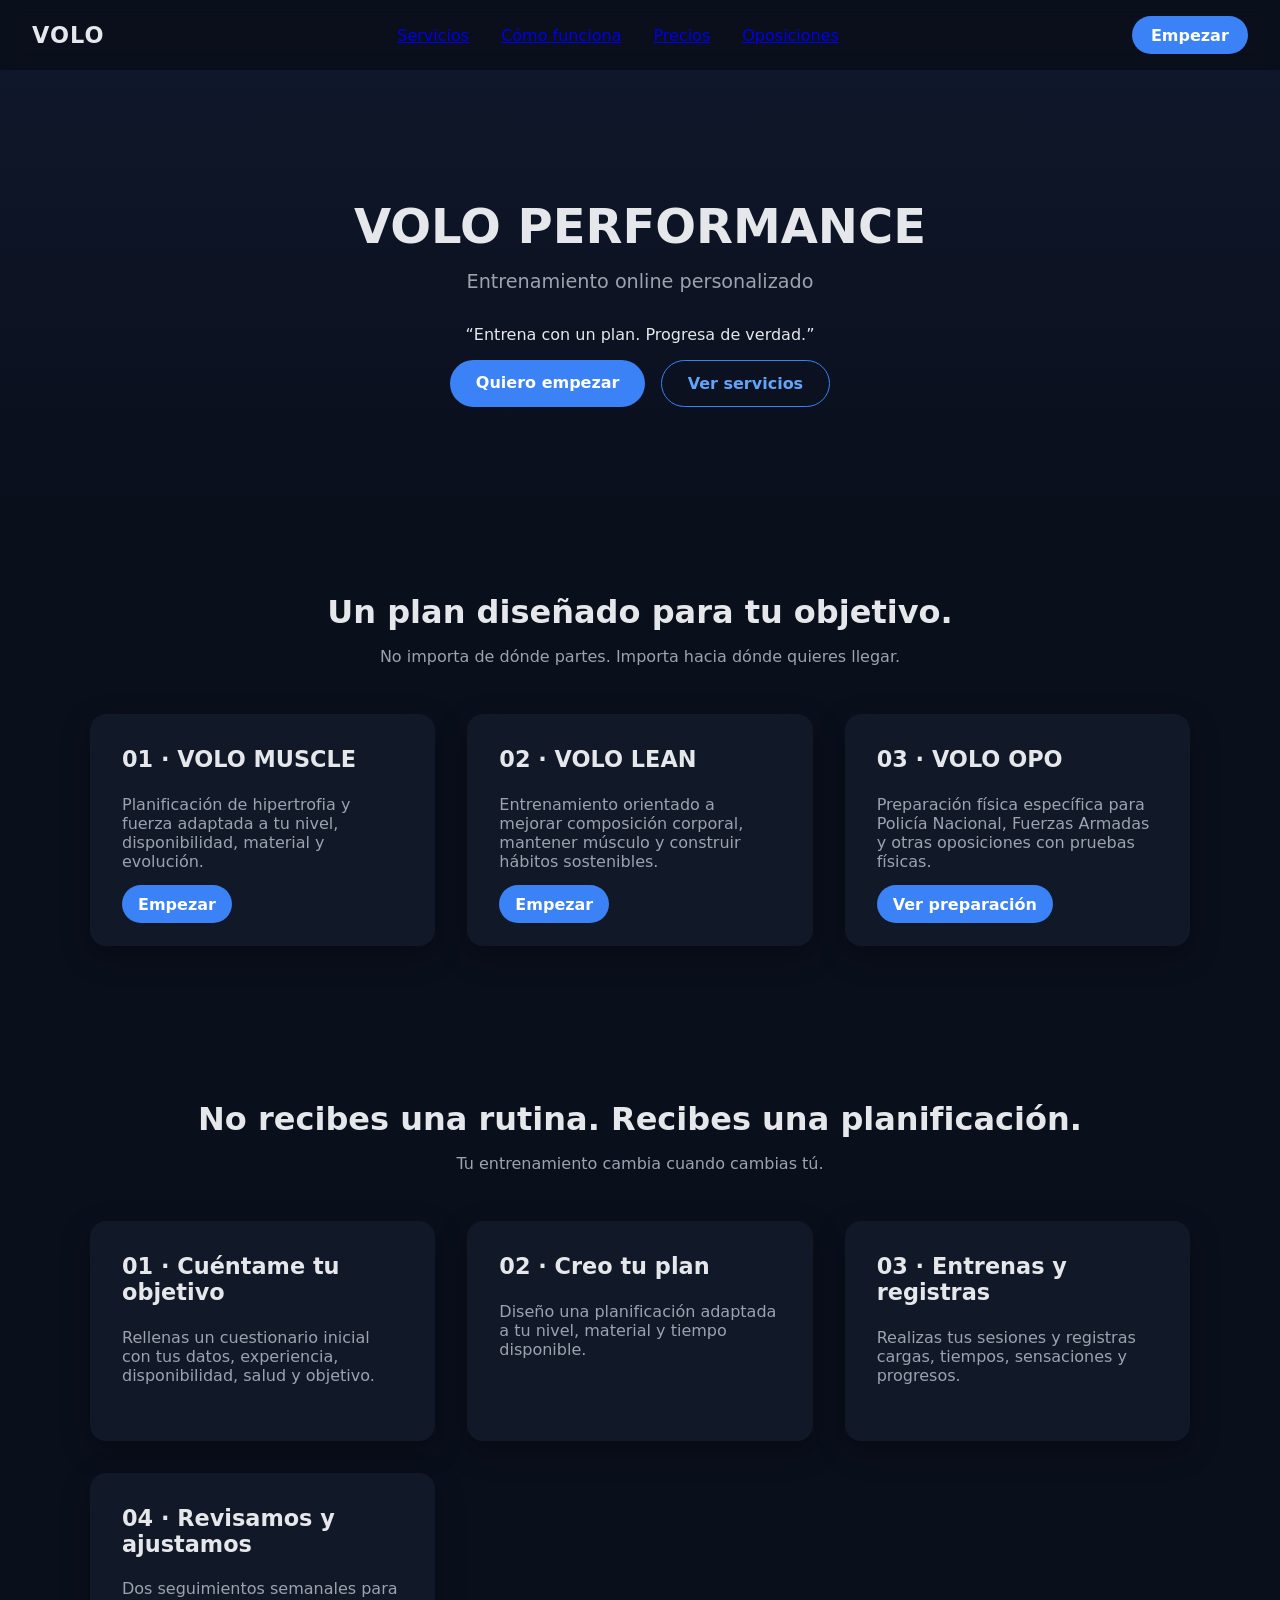
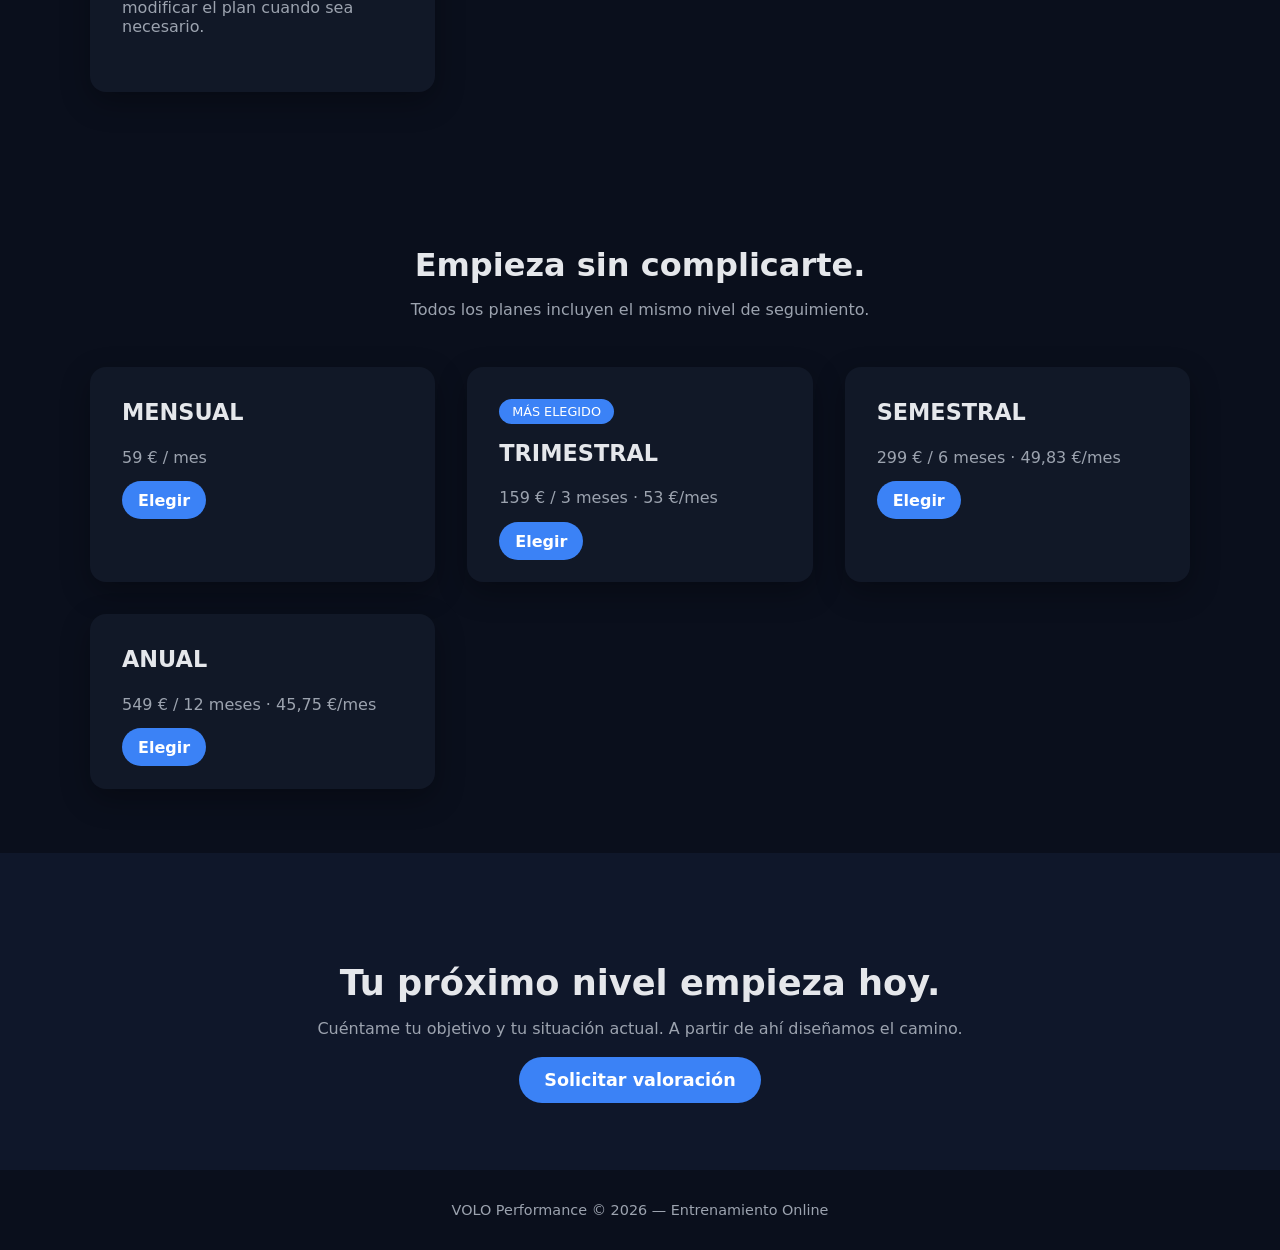
<file: index.html>
<!DOCTYPE html>
<html lang="es">
<head>
  <meta charset="UTF-8">
  <meta name="viewport" content="width=device-width, initial-scale=1.0">
  <title>VOLO Performance — Entrenamiento Online</title>

  <style>
    :root {
      --bg-dark: #0a0f1c;
      --bg-card: #111827;
      --text-light: #e5e7eb;
      --text-gray: #9ca3af;
      --accent: #3b82f6;
      --accent-light: #60a5fa;
      --nav-height: 70px;
      --blue-deep: #0f172a;
    }

    body {
      margin: 0;
      font-family: system-ui, -apple-system, BlinkMacSystemFont, "Segoe UI", sans-serif;
      background: var(--bg-dark);
      color: var(--text-light);
    }

    /* NAV */
    nav {
      height: var(--nav-height);
      display: flex;
      align-items: center;
      justify-content: space-between;
      padding: 0 2rem;
      background: rgba(10, 15, 28, 0.8);
      backdrop-filter: blur(10px);
      position: sticky;
      top: 0;
      z-index: 100;
    }

    nav .logo {
      font-size: 1.4rem;
      font-weight: 700;
      letter-spacing: 1px;
    }

    nav ul {
      list-style: none;
      display: flex;
      gap: 2rem;
      margin: 0;
      padding: 0;
    }

    nav ul li {
      cursor: pointer;
      font-weight: 500;
      color: var(--text-gray);
    }

    nav .btn {
      background: var(--accent);
      padding: 0.6rem 1.2rem;
      border-radius: 999px;
      font-weight: 600;
      cursor: pointer;
      color: white;
      text-decoration: none;
    }

    /* HERO */
    .hero {
      padding: 6rem 2rem;
      text-align: center;
      background: linear-gradient(to bottom, var(--blue-deep), var(--bg-dark));
    }

    .hero h1 {
      font-size: 3rem;
      margin-bottom: 0.5rem;
    }

    .hero h2 {
      font-size: 1.2rem;
      font-weight: 400;
      color: var(--text-gray);
      margin-bottom: 2rem;
    }

    .hero .buttons {
      display: flex;
      justify-content: center;
      gap: 1rem;
    }

    .btn-primary {
      background: var(--accent);
      padding: 0.8rem 1.6rem;
      border-radius: 999px;
      font-weight: 600;
      text-decoration: none;
      color: white;
    }

    .btn-secondary {
      border: 1px solid var(--accent);
      padding: 0.8rem 1.6rem;
      border-radius: 999px;
      font-weight: 600;
      text-decoration: none;
      color: var(--accent-light);
    }

    /* SECTIONS */
    section {
      padding: 4rem 2rem;
      max-width: 1100px;
      margin: auto;
    }

    section h2 {
      text-align: center;
      font-size: 2rem;
      margin-bottom: 1rem;
    }

    section p.subtitle {
      text-align: center;
      color: var(--text-gray);
      margin-bottom: 3rem;
    }

    /* CARDS */
    .cards {
      display: grid;
      grid-template-columns: repeat(auto-fit, minmax(280px, 1fr));
      gap: 2rem;
    }

    .card {
      background: var(--bg-card);
      padding: 2rem;
      border-radius: 1rem;
      box-shadow: 0 10px 30px rgba(0,0,0,0.3);
    }

    .card h3 {
      margin-top: 0;
      font-size: 1.4rem;
    }

    .card p {
      color: var(--text-gray);
      margin-bottom: 1.5rem;
    }

    .card .btn {
      background: var(--accent);
      padding: 0.6rem 1rem;
      border-radius: 999px;
      text-decoration: none;
      color: white;
      font-weight: 600;
    }

    /* PRICING */
    .pricing-tag {
      background: var(--accent);
      color: white;
      padding: 0.3rem 0.8rem;
      border-radius: 999px;
      font-size: 0.8rem;
      display: inline-block;
      margin-bottom: 1rem;
    }

    /* CTA FINAL */
    .cta {
      text-align: center;
      padding: 5rem 2rem;
      background: var(--blue-deep);
    }

    .cta h2 {
      font-size: 2.2rem;
      margin-bottom: 1rem;
    }

    .cta p {
      color: var(--text-gray);
      margin-bottom: 2rem;
    }

    .cta .btn-primary {
      font-size: 1.1rem;
    }

    footer {
      text-align: center;
      padding: 2rem;
      color: var(--text-gray);
      font-size: 0.9rem;
    }
  </style>
</head>

<body>

  <!-- NAV -->
  <nav>
    <div class="logo">VOLO</div>
    <ul>
     <li><a href="pages/servicios.html">Servicios</a></li>
<li><a href="#metodo">Cómo funciona</a></li>
<li><a href="pages/precios.html">Precios</a></li>
<li><a href="pages/opo.html">Oposiciones</a></li>

    </ul>
   <a class="btn" href="pages/cuestionario.html">Empezar</a>

  </nav>

  <!-- HERO -->
  <div class="hero">
    <h1>VOLO PERFORMANCE</h1>
    <h2>Entrenamiento online personalizado</h2>

    <p>“Entrena con un plan. Progresa de verdad.”</p>

    <div class="buttons">
     <a class="btn-primary" href="pages/cuestionario.html">Quiero empezar</a>
<a class="btn-secondary" href="pages/servicios.html">Ver servicios</a>

    </div>
  </div>

  <!-- SERVICIOS -->
  <section>
    <h2>Un plan diseñado para tu objetivo.</h2>
    <p class="subtitle">No importa de dónde partes. Importa hacia dónde quieres llegar.</p>

    <div class="cards">
      <div class="card">
        <h3>01 · VOLO MUSCLE</h3>
        <p>Planificación de hipertrofia y fuerza adaptada a tu nivel, disponibilidad, material y evolución.</p>
        <a class="btn" href="#">Empezar</a>
      </div>

      <div class="card">
        <h3>02 · VOLO LEAN</h3>
        <p>Entrenamiento orientado a mejorar composición corporal, mantener músculo y construir hábitos sostenibles.</p>
        <a class="btn" href="#">Empezar</a>
      </div>

      <div class="card">
        <h3>03 · VOLO OPO</h3>
        <p>Preparación física específica para Policía Nacional, Fuerzas Armadas y otras oposiciones con pruebas físicas.</p>
        <a class="btn" href="#">Ver preparación</a>
      </div>
    </div>
  </section>

  <!-- MÉTODO -->
  <section>
    <h2>No recibes una rutina. Recibes una planificación.</h2>
    <p class="subtitle">Tu entrenamiento cambia cuando cambias tú.</p>

    <div class="cards">
      <div class="card">
        <h3>01 · Cuéntame tu objetivo</h3>
        <p>Rellenas un cuestionario inicial con tus datos, experiencia, disponibilidad, salud y objetivo.</p>
      </div>

      <div class="card">
        <h3>02 · Creo tu plan</h3>
        <p>Diseño una planificación adaptada a tu nivel, material y tiempo disponible.</p>
      </div>

      <div class="card">
        <h3>03 · Entrenas y registras</h3>
        <p>Realizas tus sesiones y registras cargas, tiempos, sensaciones y progresos.</p>
      </div>

      <div class="card">
        <h3>04 · Revisamos y ajustamos</h3>
        <p>Dos seguimientos semanales para modificar el plan cuando sea necesario.</p>
      </div>
    </div>
  </section>

  <!-- PRECIOS -->
  <section>
    <h2>Empieza sin complicarte.</h2>
    <p class="subtitle">Todos los planes incluyen el mismo nivel de seguimiento.</p>

    <div class="cards">
      <div class="card">
        <h3>MENSUAL</h3>
        <p>59 € / mes</p>
        <a class="btn" href="#">Elegir</a>
      </div>

      <div class="card">
        <span class="pricing-tag">MÁS ELEGIDO</span>
        <h3>TRIMESTRAL</h3>
        <p>159 € / 3 meses · 53 €/mes</p>
        <a class="btn" href="#">Elegir</a>
      </div>

      <div class="card">
        <h3>SEMESTRAL</h3>
        <p>299 € / 6 meses · 49,83 €/mes</p>
        <a class="btn" href="#">Elegir</a>
      </div>

      <div class="card">
        <h3>ANUAL</h3>
        <p>549 € / 12 meses · 45,75 €/mes</p>
        <a class="btn" href="#">Elegir</a>
      </div>
    </div>
  </section>

  <!-- CTA FINAL -->
  <div class="cta">
    <h2>Tu próximo nivel empieza hoy.</h2>
    <p>Cuéntame tu objetivo y tu situación actual. A partir de ahí diseñamos el camino.</p>
    <a class="btn-primary" href="#">Solicitar valoración</a>
  </div>

  <footer>
    VOLO Performance © 2026 — Entrenamiento Online
  </footer>

</body>
</html>
</file>
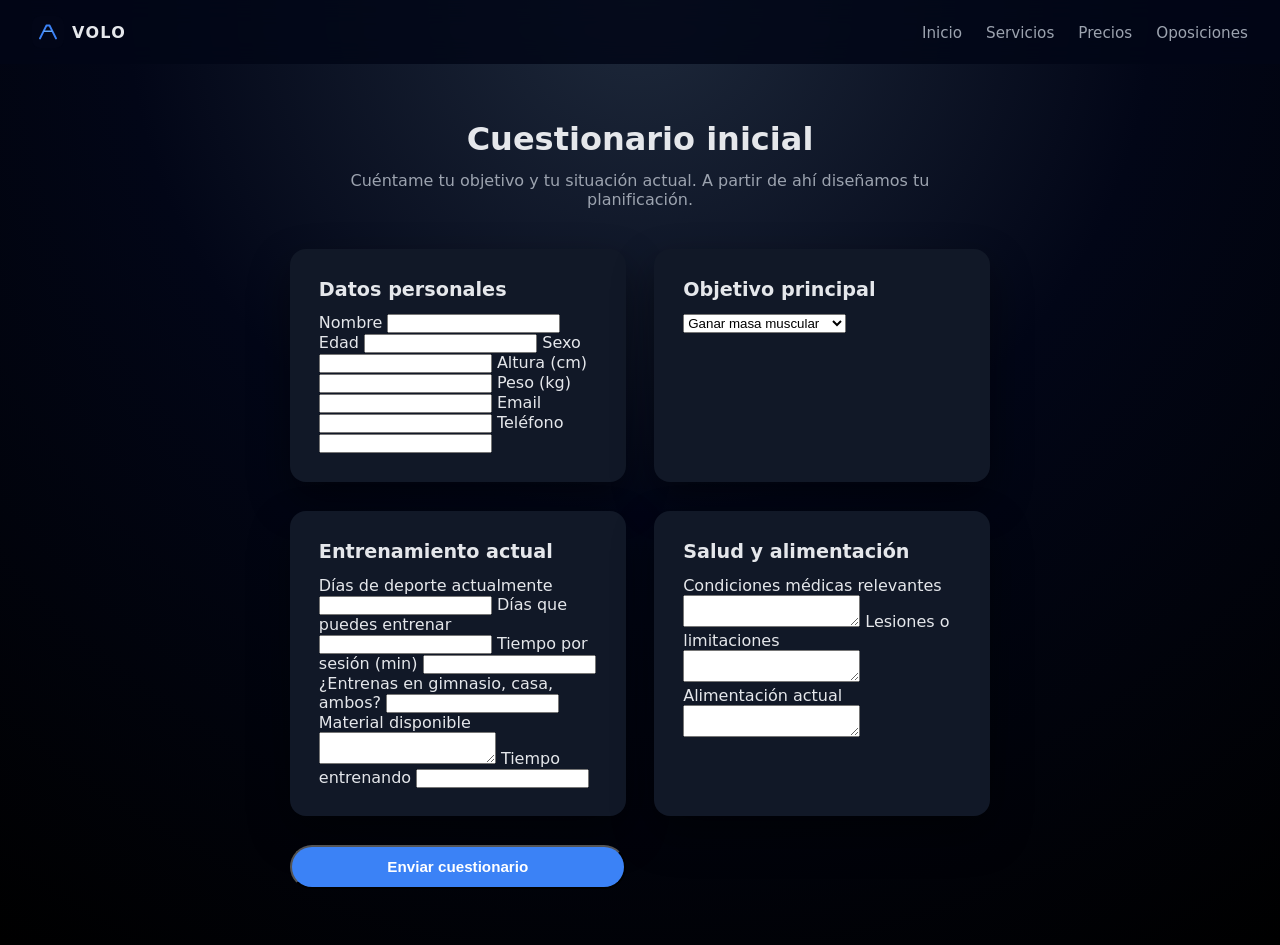
<file: pages/cuestionario.html>
<!DOCTYPE html>
<html lang="es">
<head>
  <meta charset="UTF-8">
  <title>Cuestionario inicial — VOLO Performance</title>
  <link rel="stylesheet" href="../css/style.css">
</head>
<body>
  <nav class="nav">
    <div class="logo">
      <img src="../img/logo.svg" alt="VOLO Performance">
      <span>VOLO</span>
    </div>
    <ul class="nav-menu">
      <li><a href="../index.html">Inicio</a></li>
      <li><a href="servicios.html">Servicios</a></li>
      <li><a href="precios.html">Precios</a></li>
      <li><a href="opo.html">Oposiciones</a></li>
    </ul>
  </nav>

  <main class="section">
    <h2>Cuestionario inicial</h2>
    <p class="section-subtitle">
      Cuéntame tu objetivo y tu situación actual. A partir de ahí diseñamos tu planificación.
    </p>

    <form class="cards" style="max-width: 700px; margin: 0 auto;" action="#" method="post">
      <div class="card">
        <h3>Datos personales</h3>
        <label>Nombre</label>
        <input type="text" name="nombre" required>
        <label>Edad</label>
        <input type="number" name="edad" required>
        <label>Sexo</label>
        <input type="text" name="sexo">
        <label>Altura (cm)</label>
        <input type="number" name="altura">
        <label>Peso (kg)</label>
        <input type="number" name="peso">
        <label>Email</label>
        <input type="email" name="email" required>
        <label>Teléfono</label>
        <input type="tel" name="telefono">
      </div>

      <div class="card">
        <h3>Objetivo principal</h3>
        <select name="objetivo">
          <option>Ganar masa muscular</option>
          <option>Perder grasa</option>
          <option>Ganar fuerza</option>
          <option>Mejorar condición física</option>
          <option>Preparar una oposición</option>
          <option>Mejorar carrera</option>
          <option>Otro</option>
        </select>
      </div>

      <div class="card">
        <h3>Entrenamiento actual</h3>
        <label>Días de deporte actualmente</label>
        <input type="number" name="dias_actuales">
        <label>Días que puedes entrenar</label>
        <input type="number" name="dias_posibles">
        <label>Tiempo por sesión (min)</label>
        <input type="number" name="tiempo_sesion">
        <label>¿Entrenas en gimnasio, casa, ambos?</label>
        <input type="text" name="lugar">
        <label>Material disponible</label>
        <textarea name="material"></textarea>
        <label>Tiempo entrenando</label>
        <input type="text" name="experiencia">
      </div>

      <div class="card">
        <h3>Salud y alimentación</h3>
        <label>Condiciones médicas relevantes</label>
        <textarea name="salud"></textarea>
        <label>Lesiones o limitaciones</label>
        <textarea name="lesiones"></textarea>
        <label>Alimentación actual</label>
        <textarea name="alimentacion"></textarea>
      </div>

      <button class="btn-primary" type="submit">Enviar cuestionario</button>
    </form>
  </main>
</body>
</html>
</file>
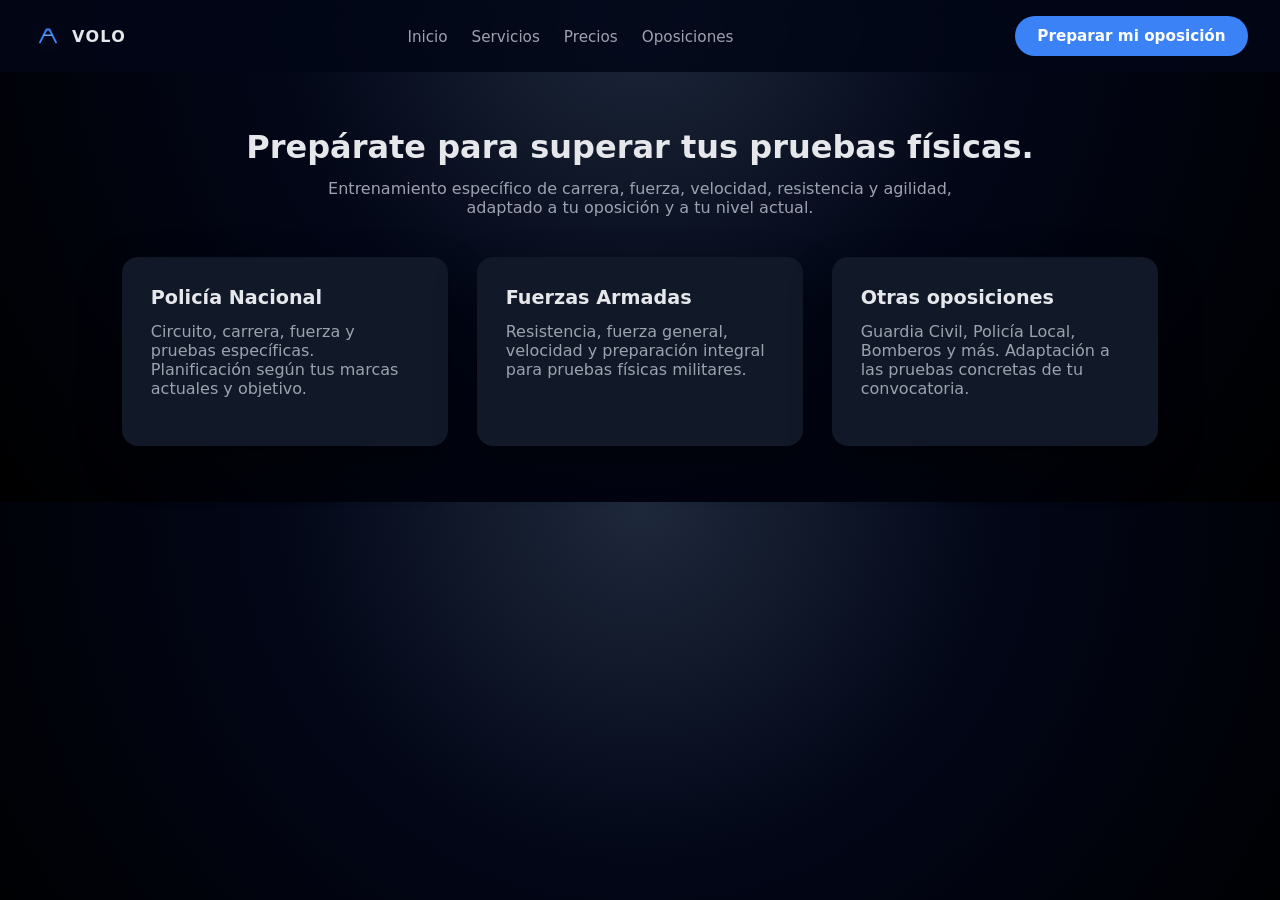
<file: pages/opo.html>
<!DOCTYPE html>
<html lang="es">
<head>
  <meta charset="UTF-8">
  <title>VOLO OPO — Preparación física para oposiciones</title>
  <link rel="stylesheet" href="../css/style.css">
</head>
<body>
  <nav class="nav">
    <div class="logo">
      <img src="../img/logo.svg" alt="VOLO Performance">
      <span>VOLO</span>
    </div>
    <ul class="nav-menu">
      <li><a href="../index.html">Inicio</a></li>
      <li><a href="servicios.html">Servicios</a></li>
      <li><a href="precios.html">Precios</a></li>
      <li><a href="opo.html">Oposiciones</a></li>
    </ul>
    <a class="btn-primary" href="cuestionario.html">Preparar mi oposición</a>
  </nav>

  <main class="section">
    <h2>Prepárate para superar tus pruebas físicas.</h2>
    <p class="section-subtitle">
      Entrenamiento específico de carrera, fuerza, velocidad, resistencia y agilidad, adaptado a tu oposición y a tu nivel actual.
    </p>

    <div class="cards">
      <article class="card">
        <h3>Policía Nacional</h3>
        <p>Circuito, carrera, fuerza y pruebas específicas. Planificación según tus marcas actuales y objetivo.</p>
      </article>
      <article class="card">
        <h3>Fuerzas Armadas</h3>
        <p>Resistencia, fuerza general, velocidad y preparación integral para pruebas físicas militares.</p>
      </article>
      <article class="card">
        <h3>Otras oposiciones</h3>
        <p>Guardia Civil, Policía Local, Bomberos y más. Adaptación a las pruebas concretas de tu convocatoria.</p>
      </article>
    </div>
  </main>
</body>
</html>
</file>
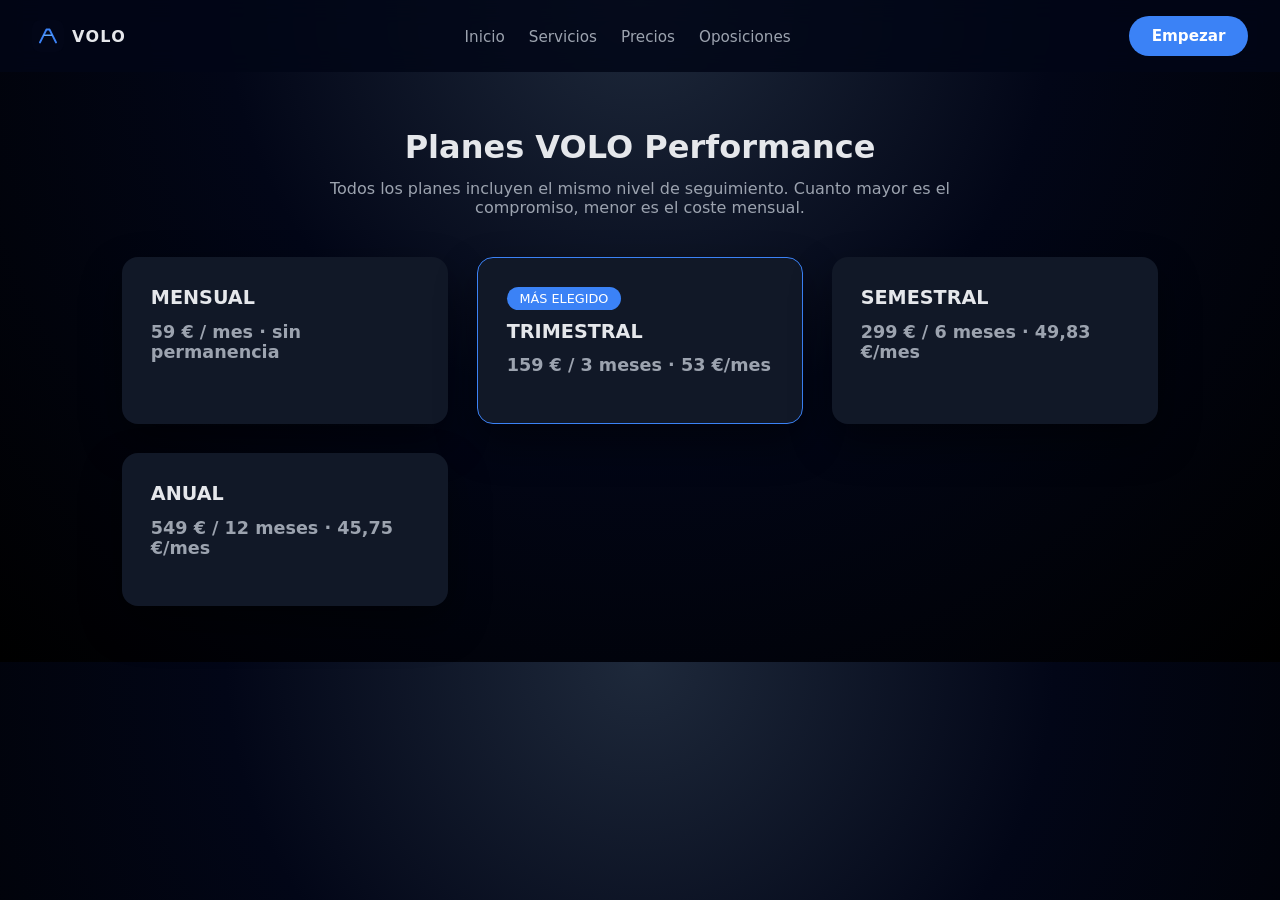
<file: pages/precios.html>
<!DOCTYPE html>
<html lang="es">
<head>
  <meta charset="UTF-8">
  <title>Precios — VOLO Performance</title>
  <link rel="stylesheet" href="../css/style.css">
</head>
<body>
  <nav class="nav">
    <div class="logo">
      <img src="../img/logo.svg" alt="VOLO Performance">
      <span>VOLO</span>
    </div>
    <ul class="nav-menu">
      <li><a href="../index.html">Inicio</a></li>
      <li><a href="servicios.html">Servicios</a></li>
      <li><a href="precios.html">Precios</a></li>
      <li><a href="opo.html">Oposiciones</a></li>
    </ul>
    <a class="btn-primary" href="cuestionario.html">Empezar</a>
  </nav>

  <main class="section">
    <h2>Planes VOLO Performance</h2>
    <p class="section-subtitle">
      Todos los planes incluyen el mismo nivel de seguimiento. Cuanto mayor es el compromiso, menor es el coste mensual.
    </p>

    <div class="cards">
      <article class="card" id="mensual">
        <h3>MENSUAL</h3>
        <p class="price">59 € / mes · sin permanencia</p>
      </article>

      <article class="card destacado" id="trimestral">
        <span class="tag">MÁS ELEGIDO</span>
        <h3>TRIMESTRAL</h3>
        <p class="price">159 € / 3 meses · 53 €/mes</p>
      </article>

      <article class="card" id="semestral">
        <h3>SEMESTRAL</h3>
        <p class="price">299 € / 6 meses · 49,83 €/mes</p>
      </article>

      <article class="card" id="anual">
        <h3>ANUAL</h3>
        <p class="price">549 € / 12 meses · 45,75 €/mes</p>
      </article>
    </div>
  </main>
</body>
</html>
</file>
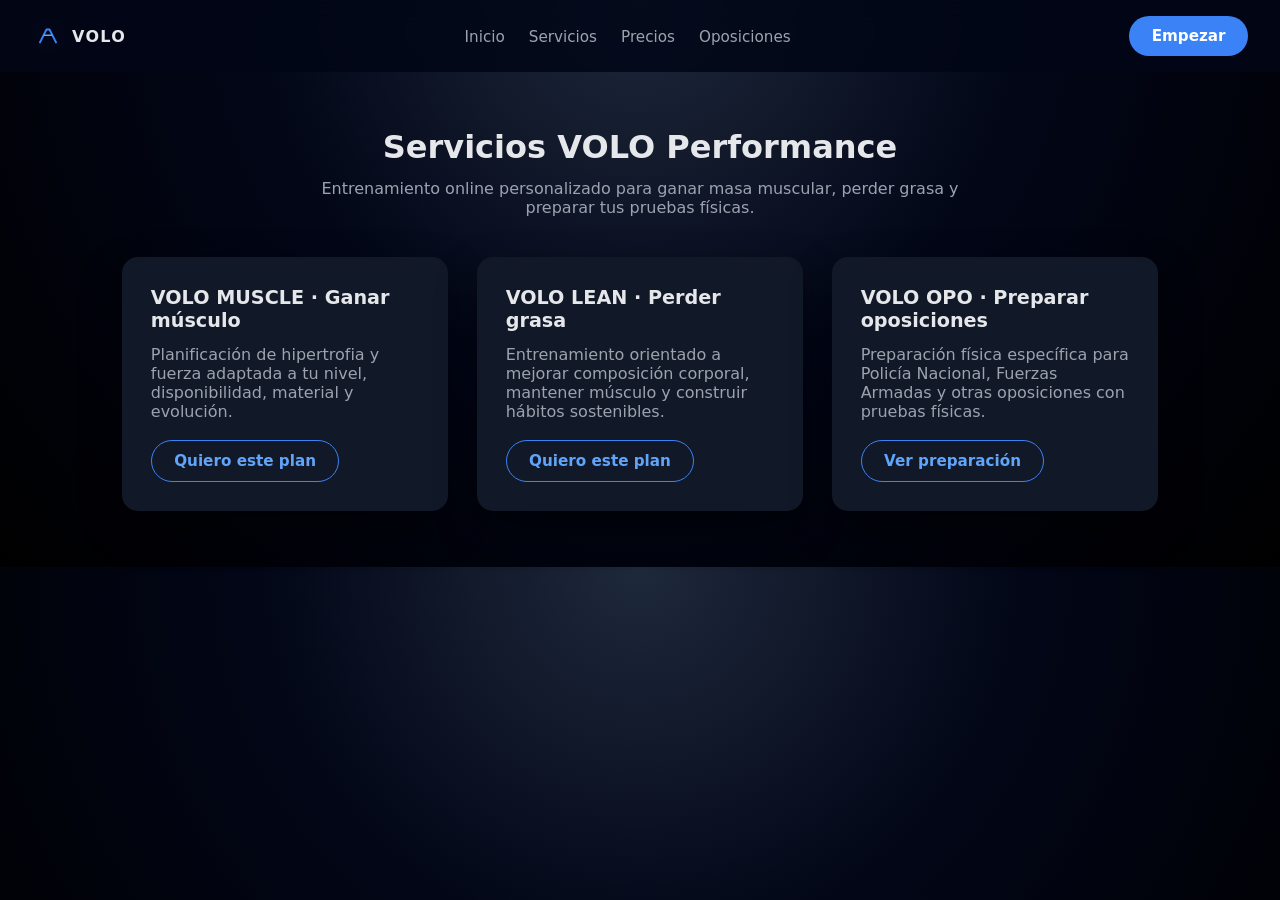
<file: pages/servicios.html>
<!DOCTYPE html>
<html lang="es">
<head>
  <meta charset="UTF-8">
  <title>Servicios — VOLO Performance</title>
  <link rel="stylesheet" href="../css/style.css">
</head>
<body>

  <nav class="nav">
    <div class="logo">
      <img src="../img/logo.svg" alt="VOLO Performance">
      <span>VOLO</span>
    </div>

    <ul class="nav-menu">
      <li><a href="../index.html">Inicio</a></li>
      <li><a href="servicios.html">Servicios</a></li>
      <li><a href="precios.html">Precios</a></li>
      <li><a href="opo.html">Oposiciones</a></li>
    </ul>

    <a class="btn-primary" href="cuestionario.html">Empezar</a>
  </nav>

  <main class="section">
    <h2>Servicios VOLO Performance</h2>
    <p class="section-subtitle">
      Entrenamiento online personalizado para ganar masa muscular, perder grasa y preparar tus pruebas físicas.
    </p>

    <div class="cards">

      <article class="card" id="musc">
        <h3>VOLO MUSCLE · Ganar músculo</h3>
        <p>
          Planificación de hipertrofia y fuerza adaptada a tu nivel, disponibilidad, material y evolución.
        </p>
        <a class="btn-outline" href="cuestionario.html">Quiero este plan</a>
      </article>

      <article class="card" id="lean">
        <h3>VOLO LEAN · Perder grasa</h3>
        <p>
          Entrenamiento orientado a mejorar composición corporal, mantener músculo y construir hábitos sostenibles.
        </p>
        <a class="btn-outline" href="cuestionario.html">Quiero este plan</a>
      </article>

      <article class="card">
        <h3>VOLO OPO · Preparar oposiciones</h3>
        <p>
          Preparación física específica para Policía Nacional, Fuerzas Armadas y otras oposiciones con pruebas físicas.
        </p>
        <a class="btn-outline" href="opo.html">Ver preparación</a>
      </article>

    </div>
  </main>

</body>
</html>
</file>
<file: css/style.css>
:root {
  --bg-dark: #050816;
  --bg-card: #111827;
  --text-main: #e5e7eb;
  --text-muted: #9ca3af;
  --accent: #3b82f6;
  --accent-soft: #60a5fa;
  --blue-deep: #0f172a;
}

* {
  box-sizing: border-box;
  margin: 0;
  padding: 0;
}

body {
  font-family: system-ui, -apple-system, BlinkMacSystemFont, "Segoe UI", sans-serif;
  background: radial-gradient(circle at top, #1e293b 0, #020617 45%, #000 100%);
  color: var(--text-main);
}

/* NAV */

.nav {
  position: sticky;
  top: 0;
  z-index: 100;
  display: flex;
  align-items: center;
  justify-content: space-between;
  padding: 1rem 2rem;
  background: rgba(2, 6, 23, 0.85);
  backdrop-filter: blur(12px);
}

.logo {
  display: flex;
  align-items: center;
  gap: 0.5rem;
  font-weight: 700;
  letter-spacing: 0.08em;
}

.logo img {
  height: 32px;
}

.nav-menu {
  list-style: none;
  display: flex;
  gap: 1.5rem;
}

.nav-menu a {
  color: var(--text-muted);
  text-decoration: none;
  font-size: 0.95rem;
}

.nav-menu a:hover {
  color: var(--accent-soft);
}

/* BOTONES */

.btn-primary,
.btn-secondary,
.btn-outline {
  display: inline-block;
  padding: 0.7rem 1.4rem;
  border-radius: 999px;
  font-weight: 600;
  font-size: 0.95rem;
  text-decoration: none;
  cursor: pointer;
}

.btn-primary {
  background: var(--accent);
  color: #fff;
}

.btn-primary:hover {
  background: #2563eb;
}

.btn-secondary {
  border: 1px solid var(--accent);
  color: var(--accent-soft);
}

.btn-secondary:hover {
  background: rgba(37, 99, 235, 0.1);
}

.btn-outline {
  border: 1px solid var(--accent);
  color: var(--accent-soft);
}

/* HERO */

.hero {
  padding: 5rem 2rem 4rem;
  text-align: center;
}

.hero h1 {
  font-size: 2.8rem;
  letter-spacing: 0.12em;
}

.hero h2 {
  margin-top: 0.5rem;
  font-size: 1.2rem;
  color: var(--accent-soft);
}

.hero-subtitle {
  max-width: 640px;
  margin: 1.5rem auto 2.5rem;
  color: var(--text-muted);
}

.hero-buttons {
  display: flex;
  justify-content: center;
  gap: 1rem;
}

/* SECCIONES */

.section {
  max-width: 1100px;
  margin: 0 auto;
  padding: 3.5rem 2rem;
}

.section h2 {
  text-align: center;
  font-size: 2rem;
  margin-bottom: 0.8rem;
}

.section-subtitle {
  text-align: center;
  color: var(--text-muted);
  max-width: 640px;
  margin: 0 auto 2.5rem;
}

/* CARDS */

.cards {
  display: grid;
  grid-template-columns: repeat(auto-fit, minmax(260px, 1fr));
  gap: 1.8rem;
}

.card {
  background: var(--bg-card);
  border-radius: 1rem;
  padding: 1.8rem;
  box-shadow: 0 18px 40px rgba(0, 0, 0, 0.45);
}

.card h3 {
  margin-bottom: 0.8rem;
  font-size: 1.2rem;
}

.card p {
  color: var(--text-muted);
  margin-bottom: 1.2rem;
}

.card .price {
  font-size: 1.1rem;
  font-weight: 600;
}

.card .tag {
  display: inline-block;
  background: var(--accent);
  color: #fff;
  padding: 0.25rem 0.8rem;
  border-radius: 999px;
  font-size: 0.8rem;
  margin-bottom: 0.6rem;
}

.destacado {
  border: 1px solid var(--accent);
}

/* CTA */

.cta {
  text-align: center;
  padding: 4rem 2rem;
  background: linear-gradient(to right, #0f172a, #020617);
}

.cta h2 {
  font-size: 2rem;
  margin-bottom: 0.8rem;
}

.cta p {
  color: var(--text-muted);
  margin-bottom: 1.5rem;
}

/* FOOTER */

.footer {
  text-align: center;
  padding: 2rem;
  color: var(--text-muted);
  font-size: 0.85rem;
}

.footer a {
  color: var(--accent-soft);
  text-decoration: none;
}

.footer a:hover {
  text-decoration: underline;
}

/* RESPONSIVE */

@media (max-width: 768px) {
  .nav {
    flex-direction: column;
    gap: 0.8rem;
  }

  .hero h1 {
    font-size: 2.2rem;
  }

  .hero-subtitle {
    font-size: 0.95rem;
  }
}
</file>
